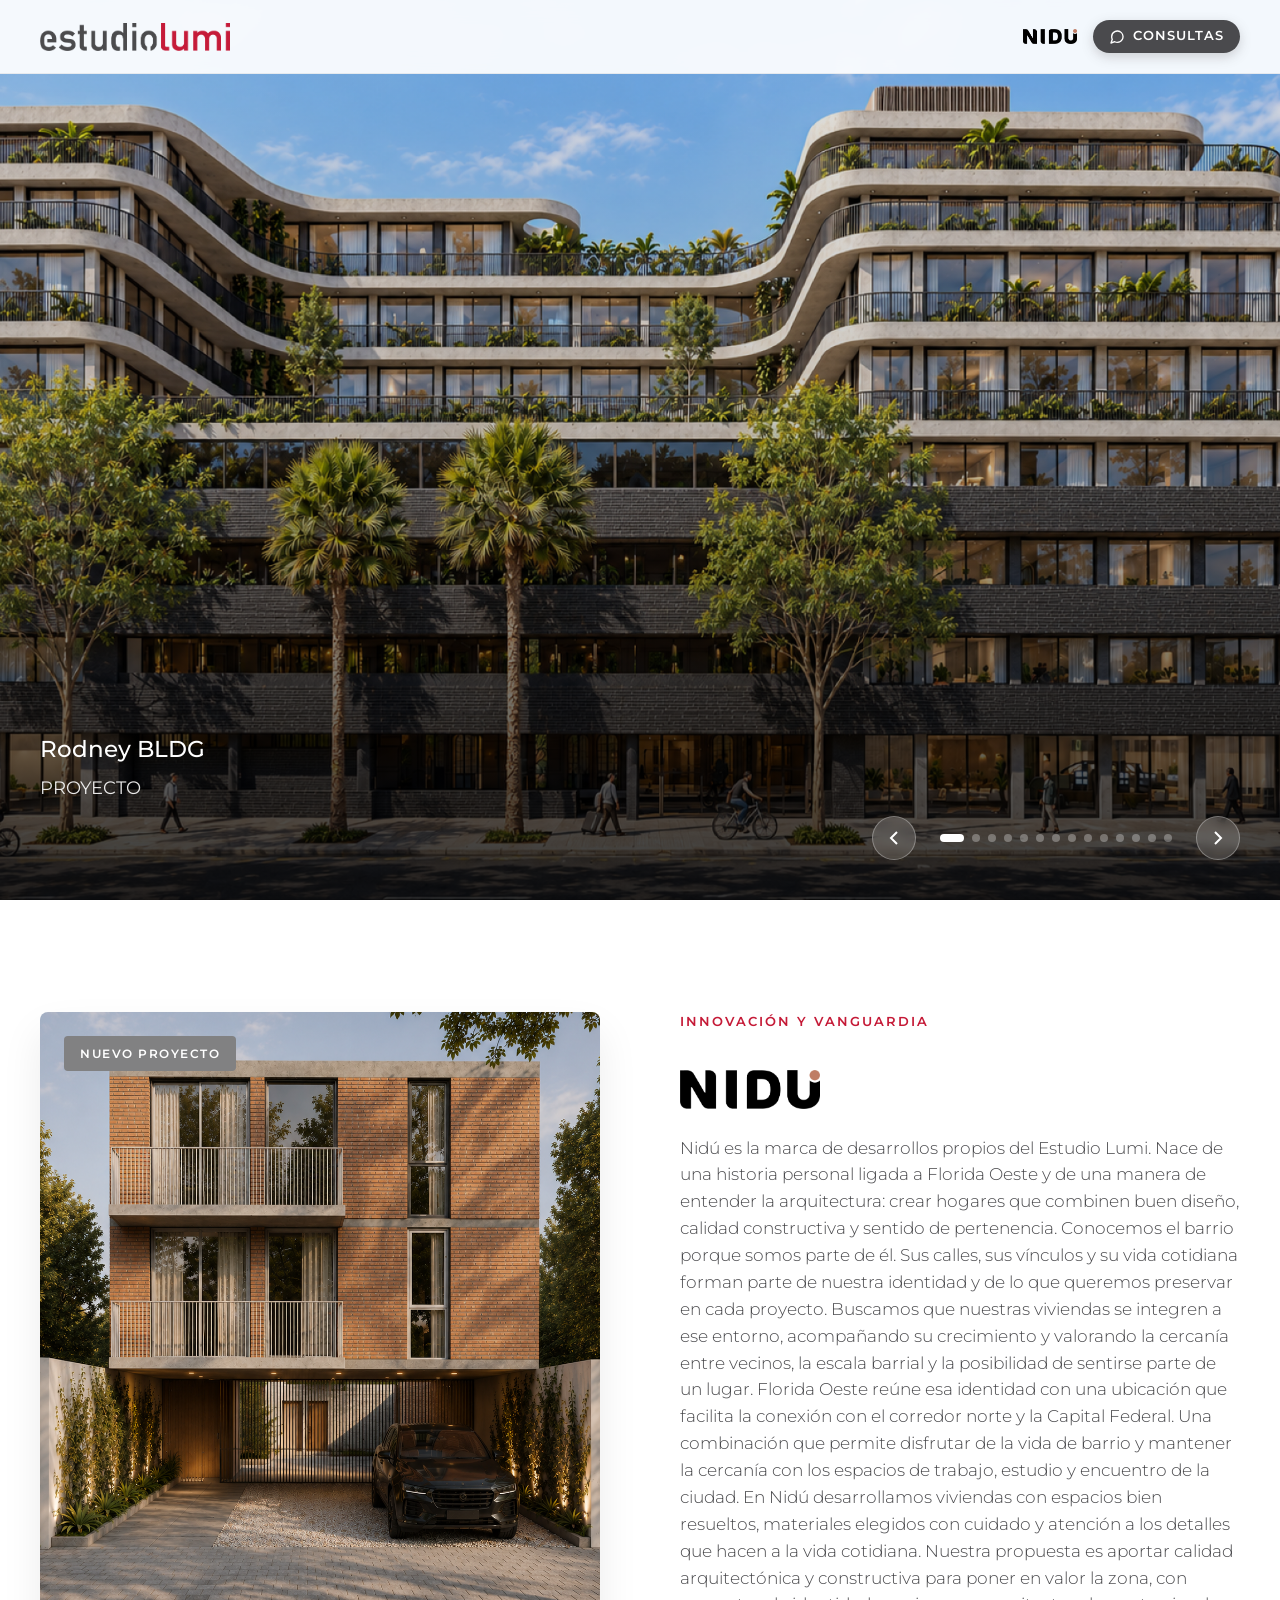
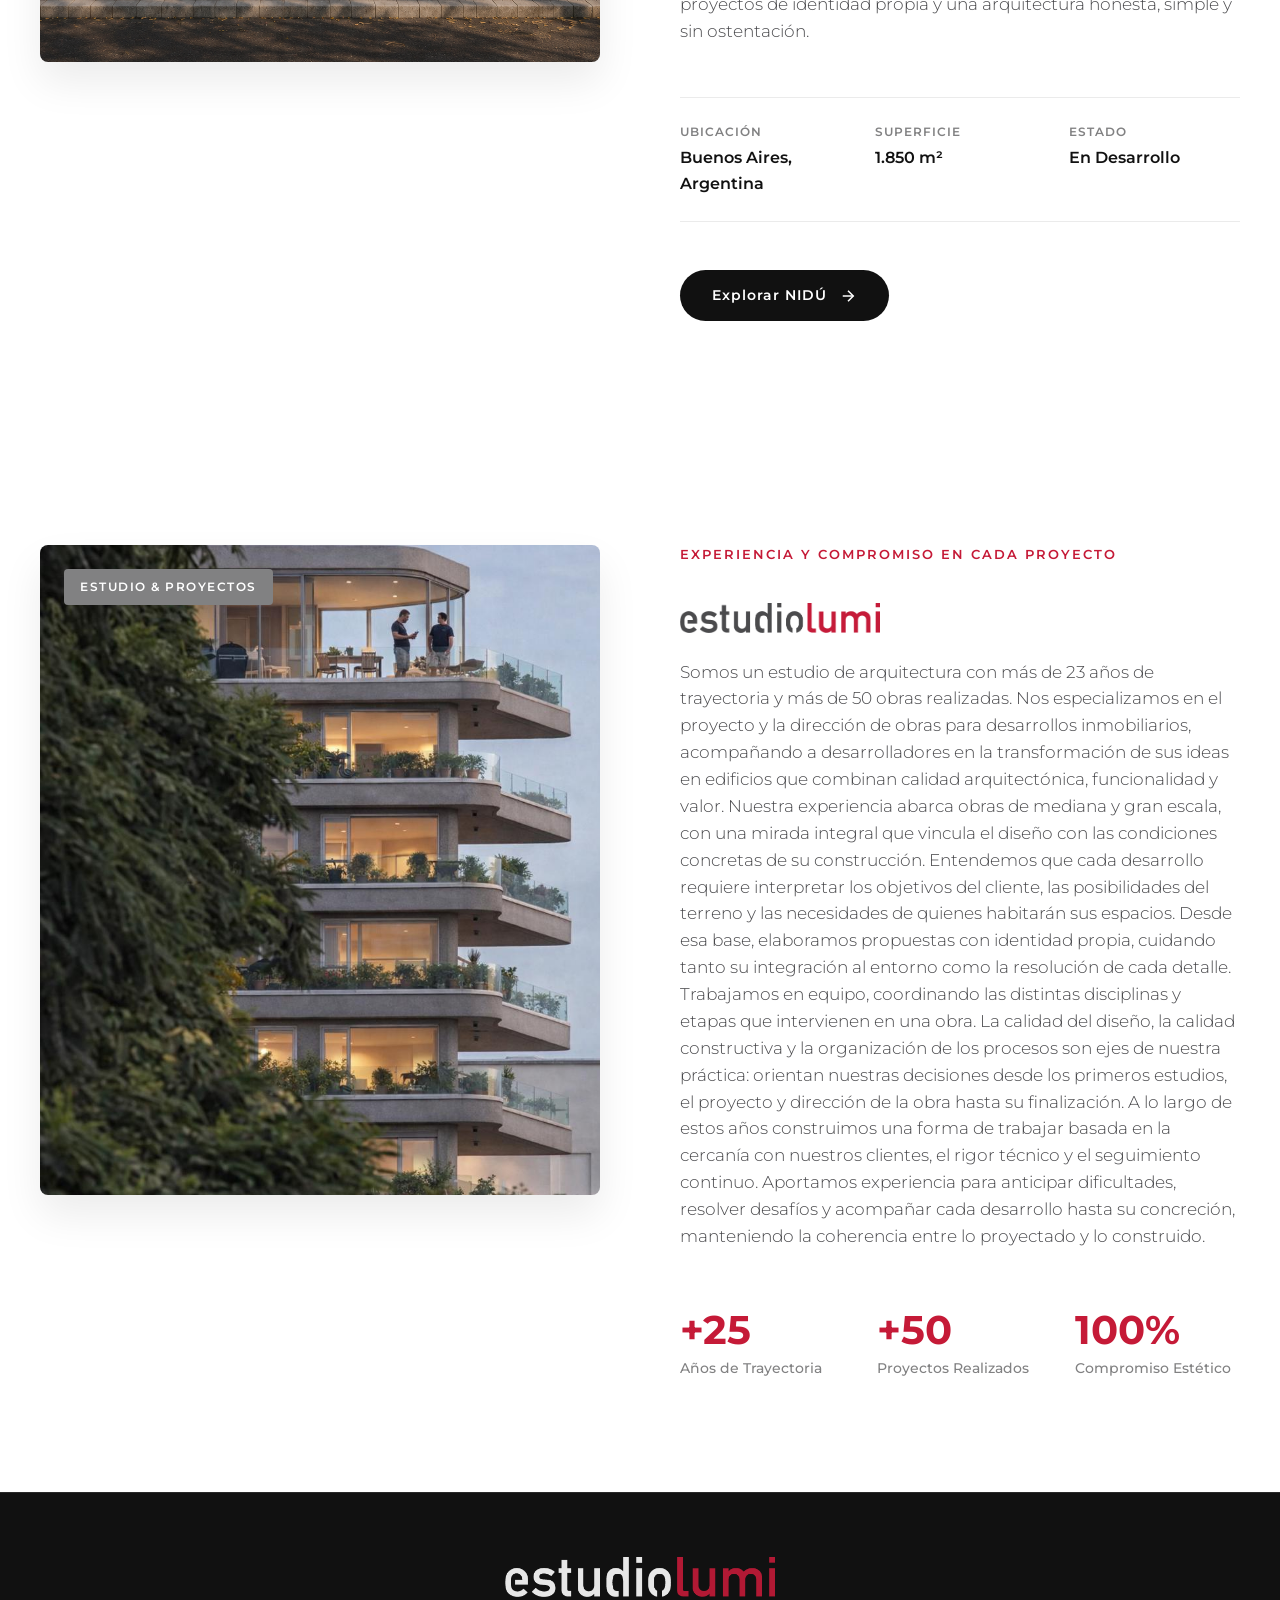
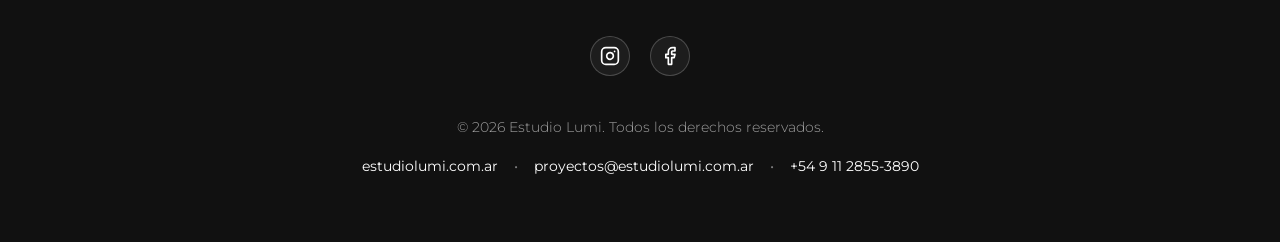
<file: index.html>
<!DOCTYPE html>
<html lang="es">
<head>
    <meta charset="UTF-8">
    <meta name="viewport" content="width=device-width, initial-scale=1.0">
    <title>Estudio Lumi | Arquitectura y Diseño</title>
    <link rel="preconnect" href="https://fonts.googleapis.com">
    <link rel="preconnect" href="https://fonts.gstatic.com" crossorigin>
    <link href="https://fonts.googleapis.com/css2?family=Montserrat:ital,wght@0,300;0,400;0,500;0,600;0,700;1,300&display=swap" rel="stylesheet">
    <link rel="stylesheet" href="styles.css">
    <link rel="icon" href="./img/ICONO 2.ico">

</head>
<body>

    <!-- NAVBAR -->
    <header class="navbar">
        <div class="nav-container">
            <a href="#" class="logo-link">
                <img src="./img/logo-estudio-lumi.png" alt="Estudio Lumi Logo" class="logo-img">
            </a>
            <nav class="nav-links">
                <a href="./nidu.html" class="logo-link">
                <img src="./img/logo-estudio-nidu.png" alt="Nidú Logo" width="54px"></a>
                <a href="https://wa.me/5491128553890?text=Hola,%20me%20gustaría%20realizar%20una%20consulta%20con%20Estudio%20Lumi." target="_blank" class="nav-btn consultation-btn">
                    <svg class="whatsapp-icon" viewBox="0 0 24 24" width="16" height="16" stroke="currentColor" stroke-width="2" fill="none" stroke-linecap="round" stroke-linejoin="round"><path d="M21 11.5a8.38 8.38 0 0 1-.9 3.8 8.5 8.5 0 0 1-7.6 4.7 8.38 8.38 0 0 1-3.8-.9L3 21l1.9-5.7a8.38 8.38 0 0 1-.9-3.8 8.5 8.5 0 0 1 4.7-7.6 8.38 8.38 0 0 1 3.8-.9h.5a8.48 8.48 0 0 1 8 8v.5z"></path></svg>
                    CONSULTAS
                </a>
            </nav>
        </div>
    </header>

    <!-- HERO SECTION CON CARRUSEL DE 10 PROYECTOS -->
    <section class="hero-carousel">
        <div class="carousel-track" id="carouselTrack">
            <!-- Slide 1 -->
                         <div class="carousel-slide" style="background-image: url(./img/1maintower.jfif)">
                <div class="slide-overlay"></div>
                <div class="slide-content">
                    <h1 class="project-title">Main Tower</h1>
                    <p class="project-location">PROYECTO Y DIRECCION</p>
                                    </div>
            </div>
            <!-- Slide 2 -->
            <div class="carousel-slide active" style="background-image: url(./img/chacarita1.webp)">
                <div class="slide-overlay"></div>
                <div class="slide-content">
                    <h1 class="project-title">Rodney BLDG</h1>
                     <p class="project-location">PROYECTO</p>
                </div>
            </div>
            <!-- Slide 3 -->
            <div class="carousel-slide" style="background-image: url(./img/campus1.webp)">
                <div class="slide-overlay"></div>
                <div class="slide-content">
                    <h1 class="project-title">CAMPUS</h1>
                     <p class="project-location">PROYECTO Y DIRECCION</p>
                </div>
            </div>
            <!-- Slide 4 -->
            <div class="carousel-slide" style="background-image: url(./img/1casaslaguna.jpg)">
                <div class="slide-overlay"></div>
                <div class="slide-content">
                    <h1 class="project-title">Casas de la Laguna</h1>
                    <p class="project-location">PROYECTO</p>
                </div>
            </div>
            <!-- Slide 5 -->
            <div class="carousel-slide" style="background-image: url(./img/1floo.jfif)">
                <div class="slide-overlay"></div>
                <div class="slide-content">
                    <h1 class="project-title">Floo</h1>
                    <p class="project-location">PROYECTO Y DIRECCION</p>
                </div>
            </div>
            <!-- Slide 6 -->
            <div class="carousel-slide" style="background-image: url(./img/1prana.jfif)">
                <div class="slide-overlay"></div>
                <div class="slide-content">
                    <h1 class="project-title">Prana II</h1>
                    <p class="project-location">PROYECTO</p>
                </div>
            </div>
            <!-- Slide 7 -->
            <div class="carousel-slide" style="background-image: url(./img/sanisidro1.webp)">
                <div class="slide-overlay"></div>
                <div class="slide-content">
                    <h1 class="project-title">Prana San Isidro</h1>
                    <p class="project-location">PROYECTO Y DIRECCION</p>
                </div>
            </div>
            <!-- Slide 8 -->

            <div class="carousel-slide" style="background-image: url(./img/vobligado1.webp)">
                <div class="slide-overlay"></div>
                <div class="slide-content">
                    <h1 class="project-title">Obligado BLDG</h1>
                    <p class="project-location">PROYECTO</p>
                </div>
            </div>
            <!-- Slide 9 -->

            <div class="carousel-slide" style="background-image: url(./img/maipu1.webp)">
                <div class="slide-overlay"></div>
                <div class="slide-content">
                    <h1 class="project-title">Maipú BLDG</h1>
                    <p class="project-location">PROYECTO</p>
                </div>
            </div>
        </div>
                    <!-- Slide 10 -->

            <div class="carousel-slide" style="background-image: url(./img/lebreton1.jfif)">
                <div class="slide-overlay"></div>
                <div class="slide-content">
                    <h1 class="project-title">Donato I</h1>
                    <p class="project-location">PROYECTO Y DIRECCION</p>
                </div>
            </div>
        </div>
                    <!-- Slide 11 -->

            <div class="carousel-slide" style="background-image: url(./img/22221.jfif)">
                <div class="slide-overlay"></div>
                <div class="slide-content">
                    <h1 class="project-title">2222</h1>
                    <p class="project-location">PROYECTO Y DIRECCION</p>
                </div>
            </div>
        </div>            
        
                    <!-- Slide 12 -->

        <div class="carousel-slide" style="background-image: url(./img/larralde1.jfif)">
                <div class="slide-overlay"></div>
                <div class="slide-content">
                    <h1 class="project-title">Park Side</h1>
                    <p class="project-location">PROYECTO Y DIRECCION</p>
                </div>
            </div>
        </div>           
                    <!-- Slide 13 -->

                    <div class="carousel-slide" style="background-image: url(./img/olivosbay1.webp)">
                <div class="slide-overlay"></div>
                <div class="slide-content">
                    <h1 class="project-title">Olivos Bay</h1>
                    <p class="project-location">PROYECTO Y DIRECCION</p>
                </div>
            </div>
        </div>            
                    <!-- Slide 14 -->

        <div class="carousel-slide" style="background-image: url(./img/congreso1.jfif)">
                <div class="slide-overlay"></div>
                <div class="slide-content">
                    <h1 class="project-title">Casa Congreso</h1>
                    <p class="project-location">PROYECTO Y DIRECCION</p>
                </div>
            </div>
        </div>



        <!-- Controles del Carrusel -->
        <div class="carousel-controls">
            <button class="carousel-btn prev-btn" id="prevBtn" aria-label="Anterior">
                <svg viewBox="0 0 24 24" width="24" height="24" stroke="currentColor" stroke-width="2" fill="none"><polyline points="15 18 9 12 15 6"></polyline></svg>
            </button>
            <div class="carousel-dots" id="carouselDots"></div>
            <button class="carousel-btn next-btn" id="nextBtn" aria-label="Siguiente">
                <svg viewBox="0 0 24 24" width="24" height="24" stroke="currentColor" stroke-width="2" fill="none"><polyline points="9 18 15 12 9 6"></polyline></svg>
            </button>
        </div>
    </section>

    <!-- SECTION NIDÚ -->

    <section id="nidu" class="project-highlight-section">
        <div class="section-container">
            <div class="content-grid">
                <div class="image-wrapper reveal-left">
                    <img src="./img/el2.png" alt="Proyecto NIDÚ" class="highlight-img">
                    <div class="img-badge">Nuevo Proyecto</div>
                </div>
                <div class="text-wrapper reveal-right">
                    <span class="section-subtitle">Innovación y Vanguardia</span> <br>
                    <img src="./img/logo-estudio-nidu.png" alt="Estudio Lumi Logo" width="140px"><br>
                    <p class="section-text">
                    Nidú es la marca de desarrollos propios del Estudio Lumi. Nace de una historia personal ligada a Florida Oeste y de una manera de entender la arquitectura: crear hogares que combinen buen diseño, calidad constructiva y sentido de pertenencia.
                    Conocemos el barrio porque somos parte de él. Sus calles, sus vínculos y su vida cotidiana forman parte de nuestra identidad y de lo que queremos preservar en cada proyecto. Buscamos que nuestras viviendas se integren a ese entorno, acompañando su crecimiento y valorando la cercanía entre vecinos, la escala barrial y la posibilidad de sentirse parte de un lugar.                
                    Florida Oeste reúne esa identidad con una ubicación que facilita la conexión con el corredor norte y la Capital Federal. Una combinación que permite disfrutar de la vida de barrio y mantener la cercanía con los espacios de trabajo, estudio y encuentro de la ciudad.               
                    En Nidú desarrollamos viviendas con espacios bien resueltos, materiales elegidos con cuidado y atención a los detalles que hacen a la vida cotidiana. Nuestra propuesta es aportar calidad arquitectónica y constructiva para poner en valor la zona, con proyectos de identidad propia y una arquitectura honesta, simple y sin ostentación. 
                    </p>

                    <div class="project-specs">
                        <div class="spec-item">
                            <span class="spec-label">Ubicación</span>
                            <span class="spec-value">Buenos Aires, Argentina</span>
                        </div>
                        <div class="spec-item">
                            <span class="spec-label">Superficie</span>
                            <span class="spec-value">1.850 m²</span>
                        </div>
                        <div class="spec-item">
                            <span class="spec-label">Estado</span>
                            <span class="spec-value">En Desarrollo</span>
                        </div>
                    </div>
                    <div class="action-container">
                        <a href="./nidu.html" class="btn-primary">
                            Explorar NIDÚ
                            <svg viewBox="0 0 24 24" width="18" height="18" stroke="currentColor" stroke-width="2" fill="none"><line x1="5" y1="12" x2="19" y2="12"></line><polyline points="12 5 19 12 12 19"></polyline></svg>
                        </a>
                    </div>
                </div>
            </div>
        </div>
    </section>

    <!-- SECTION ESTUDIO LUMI -->

    <section class="about-studio-section">
        <div class="section-container">
            <div class="content-grid reverse">
                <div class="text-wrapper reveal-left">
                    <span class="section-subtitle">Experiencia y compromiso en cada proyecto</span> <br>
                    <img src="./img/logo-estudio-lumi.png" alt="Estudio Lumi Logo" width="200px"><br>
                    <p class="section-text">
                      Somos un estudio de arquitectura con más de 23 años de trayectoria y más de 50 obras realizadas. Nos especializamos en el proyecto y la dirección de obras para desarrollos inmobiliarios, acompañando a desarrolladores en la transformación de sus ideas en edificios que combinan calidad arquitectónica, funcionalidad y valor.
                      Nuestra experiencia abarca obras de mediana y gran escala, con una mirada integral que vincula el diseño con las condiciones concretas de su construcción. Entendemos que cada desarrollo requiere interpretar los objetivos del cliente, las posibilidades del terreno y las necesidades de quienes habitarán sus espacios. Desde esa base, elaboramos propuestas con identidad propia, cuidando tanto su integración al entorno como la resolución de cada detalle.
                    Trabajamos en equipo, coordinando las distintas disciplinas y etapas que intervienen en una obra. La calidad del diseño, la calidad constructiva y la organización de los procesos son ejes de nuestra práctica: orientan nuestras decisiones desde los primeros estudios, el proyecto y dirección de la obra hasta su finalización.
                    A lo largo de estos años construimos una forma de trabajar basada en la cercanía con nuestros clientes, el rigor técnico y el seguimiento continuo. Aportamos experiencia para anticipar dificultades, resolver desafíos y acompañar cada desarrollo hasta su concreción, manteniendo la coherencia entre lo proyectado y lo construido.
                    </p>
                    <div class="stats-grid">
                        <div class="stat-box">
                            <span class="stat-number">+25</span>
                            <span class="stat-desc">Años de Trayectoria</span>
                        </div>
                        <div class="stat-box">
                            <span class="stat-number">+50</span>
                            <span class="stat-desc">Proyectos Realizados</span>
                        </div>
                        <div class="stat-box">
                            <span class="stat-number">100%</span>
                            <span class="stat-desc">Compromiso Estético</span>
                        </div>
                    </div>
                </div>
                <div class="image-wrapper reveal-right">
                    <img src="./img/el1.jpg" alt="Estudio Lumi Arquitectura" class="highlight-img">
                    <div class="img-badge dark">Estudio & Proyectos</div>
                </div>
            </div>
        </div>
    </section>

    <!-- FOOTER -->
    <footer class="site-footer">
        <div class="footer-container">
            <div class="footer-logo-wrapper">
                <img src="./img/logo-estudio-lumi2.png" alt="Estudio Lumi Logo" class="footer-logo">
            </div>
            <div class="footer-socials">
                <a href="https://www.instagram.com/estudio.lumi?stkn=eGp0d3A1OG50ZW5n" target="_blank" aria-label="Instagram" class="social-icon">
                    <svg viewBox="0 0 24 24" width="20" height="20" stroke="currentColor" stroke-width="2" fill="none" stroke-linecap="round" stroke-linejoin="round"><rect x="2" y="2" width="20" height="20" rx="5" ry="5"></rect><path d="M16 11.37A4 4 0 1 1 12.63 8 4 4 0 0 1 16 11.37z"></path><line x1="17.5" y1="6.5" x2="17.51" y2="6.5"></line></svg>
                </a>
                <a href="https://www.facebook.com/share/1S2VRbThdL/?mibextid=wwXIfr" target="_blank" aria-label="Facebook" class="social-icon">
                    <svg viewBox="0 0 24 24" width="20" height="20" stroke="currentColor" stroke-width="2" fill="none" stroke-linecap="round" stroke-linejoin="round"><path d="M18 2h-3a5 5 0 0 0-5 5v3H7v4h3v8h4v-8h3l1-4h-4V7a1 1 0 0 1 1-1h3z"></path></svg>
                </a>
            </div>
            <div class="footer-info">
                <p class="footer-copy">&copy; 2026 Estudio Lumi. Todos los derechos reservados.</p>
                <div class="footer-contacts">
                    <a href="https://estudiolumi.com.ar" target="_blank">estudiolumi.com.ar</a>
                    <span>&bull;</span>
                    <a href="mailto:proyectos@estudiolumi.com.ar">proyectos@estudiolumi.com.ar</a>
                    <span>&bull;</span>
                    <a href="https://wa.me/5491128553890" target="_blank">+54 9 11 2855-3890</a>
                </div>
            </div>
        </div>
    </footer>

    <script src="script.js"></script>
</body>
</html>
</file>
<file: styles.css>
/* CSS RESET Y VARIABLES */
*, *::before, *::after {
    box-sizing: border-box;
    margin: 0;
    padding: 0;
}

:root {
    --primary-red: #c51a37;
    --dark-red: #a51620;
    --dark-grey: #4a4a4d;
    --light-grey: #818182;
    --bg-light: #f8f8f9;
    --black: #111111;
    --white: #ffffff;
    --font-main: 'Montserrat', Helvetica, Arial, sans-serif;
}

html {
    scroll-behavior: smooth;
    font-size: 16px;
}

body {
    font-family: var(--font-main);
    color: var(--dark-grey);
    background-color: var(--white);
    line-height: 1.6;
    overflow-x: hidden;
}

/* NAVBAR MINIMALISTA */
.navbar {
    position: fixed;
    top: 0;
    left: 0;
    width: 100%;
    z-index: 1000;
    background: rgba(255, 255, 255, 0.92);
    backdrop-filter: blur(10px);
    -webkit-backdrop-filter: blur(10px);
    border-bottom: 1px solid rgba(0, 0, 0, 0.06);
    transition: all 0.3s ease;
}

.navbar.scrolled {
    padding: 0.5rem 0;
    background: rgba(255, 255, 255, 0.98);
    box-shadow: 0 4px 20px rgba(0, 0, 0, 0.05);
}

.nav-container {
    max-width: 1400px;
    margin: 0 auto;
    padding: 1.25rem 2.5rem;
    display: flex;
    justify-content: space-between;
    align-items: center;
}

.logo-link {
    display: flex;
    align-items: center;
}

.logo-img {
    height: 28px;
    width: auto;
    object-fit: contain;
}

.nav-links {
    display: flex;
    align-items: center;
    gap: 1rem;
}

.nav-btn {
    font-family: var(--font-main);
    font-size: 0.80rem;
    font-weight: 600;
    letter-spacing: 1px;
    text-decoration: none;
    padding: 0.4rem 1rem;
    border-radius: 20px;
    transition: all 0.3s ease;
    display: inline-flex;
    align-items: center;
    gap: 0.5rem;
}

.nidu-btn {
    color: var(--dark-grey);
    border: 1px solid rgba(74, 74, 77, 0.3);
    background: transparent;
}

.nidu-btn:hover {
    border-color: var(--primary-red);
    color: var(--primary-red);
}

.consultation-btn {
    background-color: var(--dark-grey);
    color: var(--white);
    box-shadow: 0 4px 12px rgba(90, 89, 89, 0.25);
}

.consultation-btn:hover {
    background-color: var(--light-grey);
    transform: translateY(-1px);
    box-shadow: 0 6px 16px rgba(83, 83, 83, 0.35);
}

/* HERO SECTION - CARRUSEL DE PANTALLA COMPLETA */
.hero-carousel {
    position: relative;
    width: 100vw;
    height: 100vh;
    overflow: hidden;
    background-color: var(--black);
}

.carousel-track {
    position: relative;
    width: 100%;
    height: 100%;
}

.carousel-slide {
    position: absolute;
    top: 0;
    left: 0;
    width: 100%;
    height: 100%;
    background-size: cover;
    background-position: center;
    opacity: 0;
    visibility: hidden;
    transition: opacity 1.2s cubic-bezier(0.4, 0, 0.2, 1), transform 1.2s cubic-bezier(0.4, 0, 0.2, 1);
    transform: scale(1.03);
    display: flex;
    align-items: flex-end;
}

.carousel-slide.active {
    opacity: 1;
    visibility: visible;
    transform: scale(1);
    z-index: 2;
}

.slide-overlay {
    position: absolute;
    top: 0;
    left: 0;
    width: 100%;
    height: 100%;
    background: linear-gradient(0deg, rgba(0,0,0,0.8) 0%, rgba(0,0,0,0.2) 50%, rgba(0,0,0,0.1) 100%);
    z-index: 1;
}

.slide-content {
    position: relative;
    z-index: 3;
    max-width: 1400px;
    width: 100%;
    margin: 0 auto;
    padding: 0 2.5rem 6rem 2.5rem;
}

.slide-tag {
    display: inline-block;
    font-size: 0.75rem;
    font-weight: 600;
    letter-spacing: 2px;
    text-transform: uppercase;
    color: var(--white);
    background-color: rgba(49, 48, 49, 0.75);
    padding: 0.35rem 0.9rem;
    border-radius: 4px;
    margin-bottom: 1rem;
    opacity: 0;
    transform: translateY(20px);
    transition: opacity 0.8s ease 0.3s, transform 0.8s ease 0.3s;
}

p {
    color: #ededee;
}

.project-title {
    font-size: clamp(1.4rem, 1.8vw, 2rem);
    font-weight: 500;
    color: var(--white);
    line-height: 1.1;
    margin-bottom: 0.75rem;
    opacity: 0;
    transform: translateY(30px);
    transition: opacity 0.8s ease 0.4s, transform 0.8s ease 0.4s;
}

.project-location {
    font-size: 1.1rem;
    font-weight: 400;
    color: rgba(255, 255, 255, 0.9);
    margin-bottom: 0.1rem;
    opacity: 0;
    transform: translateY(25px);
    transition: opacity 0.8s ease 0.45s, transform 0.8s ease 0.45s;
}

.project-meta {
    display: flex;
    align-items: center;
    gap: 1rem;
    font-size: 1.15rem;
    font-weight: 300;
    color: rgba(255, 255, 255, 0.85);
    opacity: 0;
    transform: translateY(20px);
    transition: opacity 0.8s ease 0.5s, transform 0.8s ease 0.5s;
}

.meta-divider {
    color: var(--dark-grey);
    font-weight: 700;
}

/* Animaciones activas en slide actual */
.carousel-slide.active .slide-tag,
.carousel-slide.active .project-title,
.carousel-slide.active .project-location,
.carousel-slide.active .project-meta {
    opacity: 1;
    transform: translateY(0);
}

/* Controles del Carrusel */
.carousel-controls {
    position: absolute;
    bottom: 2.5rem;
    right: 2.5rem;
    z-index: 10;
    display: flex;
    align-items: center;
    gap: 1.5rem;
}

.carousel-btn {
    background: rgba(255, 255, 255, 0.15);
    border: 1px solid rgba(255, 255, 255, 0.3);
    color: var(--white);
    width: 44px;
    height: 44px;
    border-radius: 50%;
    display: flex;
    align-items: center;
    justify-content: center;
    cursor: pointer;
    transition: all 0.3s ease;
    backdrop-filter: blur(5px);
}

.carousel-btn:hover {
    background-color: var(--light-grey);
    border-color: var(--dark-grey);
}

.carousel-dots {
    display: flex;
    gap: 0.5rem;
}

.dot {
    width: 8px;
    height: 8px;
    border-radius: 50%;
    background-color: rgba(255, 255, 255, 0.3);
    cursor: pointer;
    transition: all 0.3s ease;
}

.dot.active {
    width: 24px;
    border-radius: 4px;
    background-color: var(--white);
}

/* SECTIONS COMUNES */
.section-container {
    max-width: 1400px;
    margin: 0 auto;
    padding: 7rem 2.5rem;
}

.content-grid {
    display: grid;
    grid-template-columns: 1fr 1fr;
    gap: 5rem;
    align-items: flex-start;
}

.content-grid.reverse {
    direction: rtl;
}

.content-grid.reverse > * {
    direction: ltr;
}

.image-wrapper {
    position: relative;
    border-radius: 8px;
    overflow: hidden;
    box-shadow: 0 20px 40px rgba(0, 0, 0, 0.08);
}

.highlight-img {
    width: 100%;
    height: 650px;
    object-fit: cover;
    display: block;
    transition: transform 0.8s cubic-bezier(0.4, 0, 0.2, 1);
}

.image-wrapper:hover .highlight-img {
    transform: scale(1.03);
}

.img-badge {
    position: absolute;
    top: 1.5rem;
    left: 1.5rem;
    background-color: var(--light-grey);
    color: var(--white);
    font-size: 0.75rem;
    font-weight: 600;
    letter-spacing: 1.5px;
    text-transform: uppercase;
    padding: 0.5rem 1rem;
    border-radius: 4px;
}

.img-badge.dark {
    background-color: var(--light-grey);
}

.text-wrapper {
    display: flex;
    flex-direction: column;
    justify-content: center;
}

.section-subtitle {
    font-size: 0.8rem;
    font-weight: 600;
    letter-spacing: 2px;
    text-transform: uppercase;
    color: var(--primary-red);
    margin-bottom: 0.75rem;
}

.section-title {
    font-size: clamp(2rem, 3.5vw, 3rem);
    font-weight: 700;
    color: var(--black);
    line-height: 1.15;
    margin-bottom: 1.5rem;
}

.section-text {
    font-size: 1.05rem;
    color: var(--dark-grey);
    margin-bottom: 1.25rem;
    font-weight: 300;
}

/* ESPECIFICACIONES DE PROYECTO NIDÚ */
.project-specs {
    display: grid;
    grid-template-columns: repeat(3, 1fr);
    gap: 1.5rem;
    margin: 2rem 0;
    padding: 1.5rem 0;
    border-top: 1px solid rgba(0,0,0,0.08);
    border-bottom: 1px solid rgba(0,0,0,0.08);
}

.spec-item {
    display: flex;
    flex-direction: column;
}

.spec-label {
    font-size: 0.75rem;
    font-weight: 600;
    text-transform: uppercase;
    letter-spacing: 1px;
    color: var(--light-grey);
    margin-bottom: 0.25rem;
}

.spec-value {
    font-size: 1rem;
    font-weight: 600;
    color: var(--black);
}

/* ESTADISTICAS ESTUDIO LUMI */
.stats-grid {
    display: grid;
    grid-template-columns: repeat(3, 1fr);
    gap: 2rem;
    margin-top: 2.5rem;
}

.stat-box {
    display: flex;
    flex-direction: column;
}

.stat-number {
    font-size: 2.5rem;
    font-weight: 700;
    color: var(--primary-red);
    line-height: 1;
    margin-bottom: 0.5rem;
}

.stat-desc {
    font-size: 0.85rem;
    color: var(--light-grey);
    font-weight: 500;
}

/* BOTÓN PRIMARIO */
.btn-primary {
    display: inline-flex;
    align-items: center;
    gap: 0.75rem;
    background-color: var(--black);
    color: var(--white);
    padding: 0.9rem 2rem;
    border-radius: 50px;
    font-size: 0.9rem;
    font-weight: 600;
    letter-spacing: 1px;
    text-decoration: none;
    transition: all 0.3s ease;
    margin-top: 1rem;
    width: fit-content;
}

.btn-primary:hover {
    background-color: var(--primary-red);
    transform: translateY(-2px);
    box-shadow: 0 8px 20px rgba(197, 26, 55, 0.3);
}

/* FOOTER SIMPLE */
.site-footer {
    background-color: var(--black);
    color: var(--white);
    padding: 4rem 2.5rem;
    border-top: 1px solid rgba(255,255,255,0.1);
}

.footer-container {
    max-width: 1400px;
    margin: 0 auto;
    display: flex;
    flex-direction: column;
    align-items: center;
    text-align: center;
    gap: 2rem;
}

.footer-logo {
    height: 40px;
    width: auto;
    opacity: 0.9;
    /* filter: brightness(0) invert(1); */

}

.footer-info {
    display: flex;
    flex-direction: column;
    gap: 1rem;
    align-items: center;
}

.footer-copy {
    font-size: 0.9rem;
    color: rgba(255, 255, 255, 0.6);
    font-weight: 300;
}

.footer-contacts {
    display: flex;
    flex-wrap: wrap;
    justify-content: center;
    gap: 1rem;
    font-size: 0.9rem;
}

.footer-contacts a {
    color: var(--white);
    text-decoration: none;
    transition: color 0.3s ease;
}

.footer-contacts a:hover {
    color: var(--primary-red);
}

.footer-contacts span {
    color: var(--light-grey);
}

/* FOOTER SOCIAL ICONS */
.footer-socials {
    display: flex;
    gap: 1.25rem;
    margin-bottom: 0.5rem;
}

.social-icon {
    display: flex;
    align-items: center;
    justify-content: center;
    width: 40px;
    height: 40px;
    border-radius: 50%;
    border: 1px solid rgba(255, 255, 255, 0.2);
    color: var(--white);
    background: rgba(255, 255, 255, 0.05);
    transition: all 0.3s ease;
}

.social-icon svg {
    stroke: #ffffff !important;
    fill: none;
}

.social-icon:hover {
    background-color: var(--primary-red);
    border-color: var(--primary-red);
    transform: translateY(-2px);
}

/* RESPONSIVE DESIGN */
@media (max-width: 1024px) {
    .content-grid, .content-grid.reverse {
        grid-template-columns: 1fr;
        gap: 3rem;
        direction: ltr;
    }
    
    .highlight-img {
        height: 400px;
    }
}

@media (max-width: 768px) {
    .nav-container {
        padding: 1rem 1.25rem;
    }
    
    .logo-img {
        height: 18px;
    }
    
    .nav-btn {
        padding: 0.5rem 0.8rem;
        font-size: 0.8rem;
    }

    .project-specs, .stats-grid {
        grid-template-columns: 1fr;
        gap: 1rem;
    }

    /* HERO MÓVIL DEFINITIVO: IMAGEN ARRIBA Y TEXTO ABAJO SEPARADOS */
    .hero-carousel {
        height: auto !important;
        min-height: 440px;
        background-color: var(--white);
    }

    .carousel-track {
        position: relative;
        height: 420px; /* Altura calculada para imagen (300px) + texto (180px) */
    }

    .carousel-slide {
        position: absolute;
        top: 0;
        left: 0;
        width: 100%;
        height: 100%;
        opacity: 0;
        visibility: hidden;
        display: none;
        background-size: 100% 270px !important; /* Imagen fija en los primeros 300px */
        background-repeat: no-repeat !important;
        background-position: top center !important;
        background-color: var(--white) !important;
    }

    .carousel-slide.active {
        display: block;
        opacity: 1;
        visibility: visible;
    }

    .slide-overlay {
        display: none !important;
    }

    .slide-content {
        position: absolute;
        top: 270px; /* Se posiciona debajo exacto de la imagen */
        left: 0;
        width: 100%;
        height: auto;
        background-color: var(--white) !important; /* Fondo blanco limpio */
        padding: 0.85rem 1.25rem 0.5rem 1.25rem;
        text-align: left;
        z-index: 5;
    }

    /* Textos oscuros perfectamente legibles sobre blanco */
    .slide-content .project-title {
        color: var(--black) !important;
        font-size: 1.5rem !important;
        margin-bottom: 0.4rem !important;
    }

    .slide-content .project-location {
        color: var(--dark-grey) !important;
        font-size: 0.95rem !important;
        margin-bottom: 0.4rem !important;
    }

    .slide-content .project-meta {
        color: var(--dark-grey) !important;
        font-size: 0.9rem !important;
    }

    .slide-content .slide-tag {
        background-color: rgba(88, 87, 87, 0.9) !important;
        margin-bottom: 0.4rem !important;
    }

.carousel-controls {
        position: absolute !important;
        top: 400px !important;
        left: 0 !important;
        width: 100% !important;
        display: flex !important;
        justify-content: center !important;
        align-items: center !important;
        margin-top: 0 !important;
        padding-bottom: 1rem !important;
        z-index: 10;
    }

    .carousel-controls .carousel-btn {
        background: rgba(0, 0, 0, 0.1) !important;
        border: 1px solid rgba(0, 0, 0, 0.2) !important;
        color: var(--black) !important;
        width: 36px;
        height: 36px;
    }

    .carousel-controls .dot {
        background-color: rgba(0, 0, 0, 0.2) !important;
    }

    .carousel-controls .dot.active {
        background-color: var(--dark-grey) !important;
    }
}

/* =========================================================
   HERO CON VIDEO (nidu.html)
   Escritorio: video a pantalla completa (cover) con overlay.
   Tablet/Móvil: video completo sin recortes (proporción real).
   ========================================================= */
.hero-video {
    position: relative;
    width: 100%;
    height: 100vh;
    height: 100svh;
    overflow: hidden;
    background-color: var(--black);
    display: flex;
    align-items: flex-end;
}

.hero-video .hero-video-media {
    position: absolute;
    inset: 0;
    width: 100%;
    height: 100%;
    object-fit: cover;
    object-position: center;
    display: block;
    z-index: 0;
    pointer-events: none;
}

.hero-video .slide-tag,
.hero-video .project-meta {
    opacity: 1;
    transform: translateY(0);
    animation: heroFadeUp 0.9s ease both;
}

.hero-video .slide-tag { animation-delay: 0.3s; }
.hero-video .project-meta { animation-delay: 0.5s; }

@keyframes heroFadeUp {
    from { opacity: 0; transform: translateY(20px); }
    to   { opacity: 1; transform: translateY(0); }
}

/* TABLET: video completo debajo del navbar, texto sobre el video */
@media (max-width: 1024px) {
    .hero-video {
        height: auto;
        display: block;
        padding-top: var(--nav-h, 74px); /* alto real del navbar fijo (lo mide script.js) */
    }

    .hero-video .hero-video-media {
        position: relative;
        inset: auto;
        height: auto;
        object-fit: contain;
    }

    .hero-video .slide-overlay {
        top: var(--nav-h, 74px);
        height: calc(100% - var(--nav-h, 74px));
    }

    .hero-video .slide-content {
        position: absolute;
        left: 0;
        bottom: 0;
        padding: 0 2rem 2rem 2rem;
    }
}

/* MÓVIL: video arriba completo y texto abajo sobre blanco (mismo concepto que el carrusel) */
@media (max-width: 768px) {
    .hero-video {
        background-color: var(--white);
    }

    .hero-video .slide-overlay {
        display: none !important;
    }

    .hero-video .slide-content {
        position: relative;
        top: auto;
        bottom: auto;
        padding: 0.85rem 1.25rem 1.25rem 1.25rem;
    }

    .hero-video .slide-content .project-meta {
        color: var(--dark-grey) !important;
        font-size: 0.9rem !important;
    }

    .hero-video .slide-content .slide-tag {
        background-color: rgba(88, 87, 87, 0.9) !important;
        margin-bottom: 0.4rem !important;
    }
}
</file>
